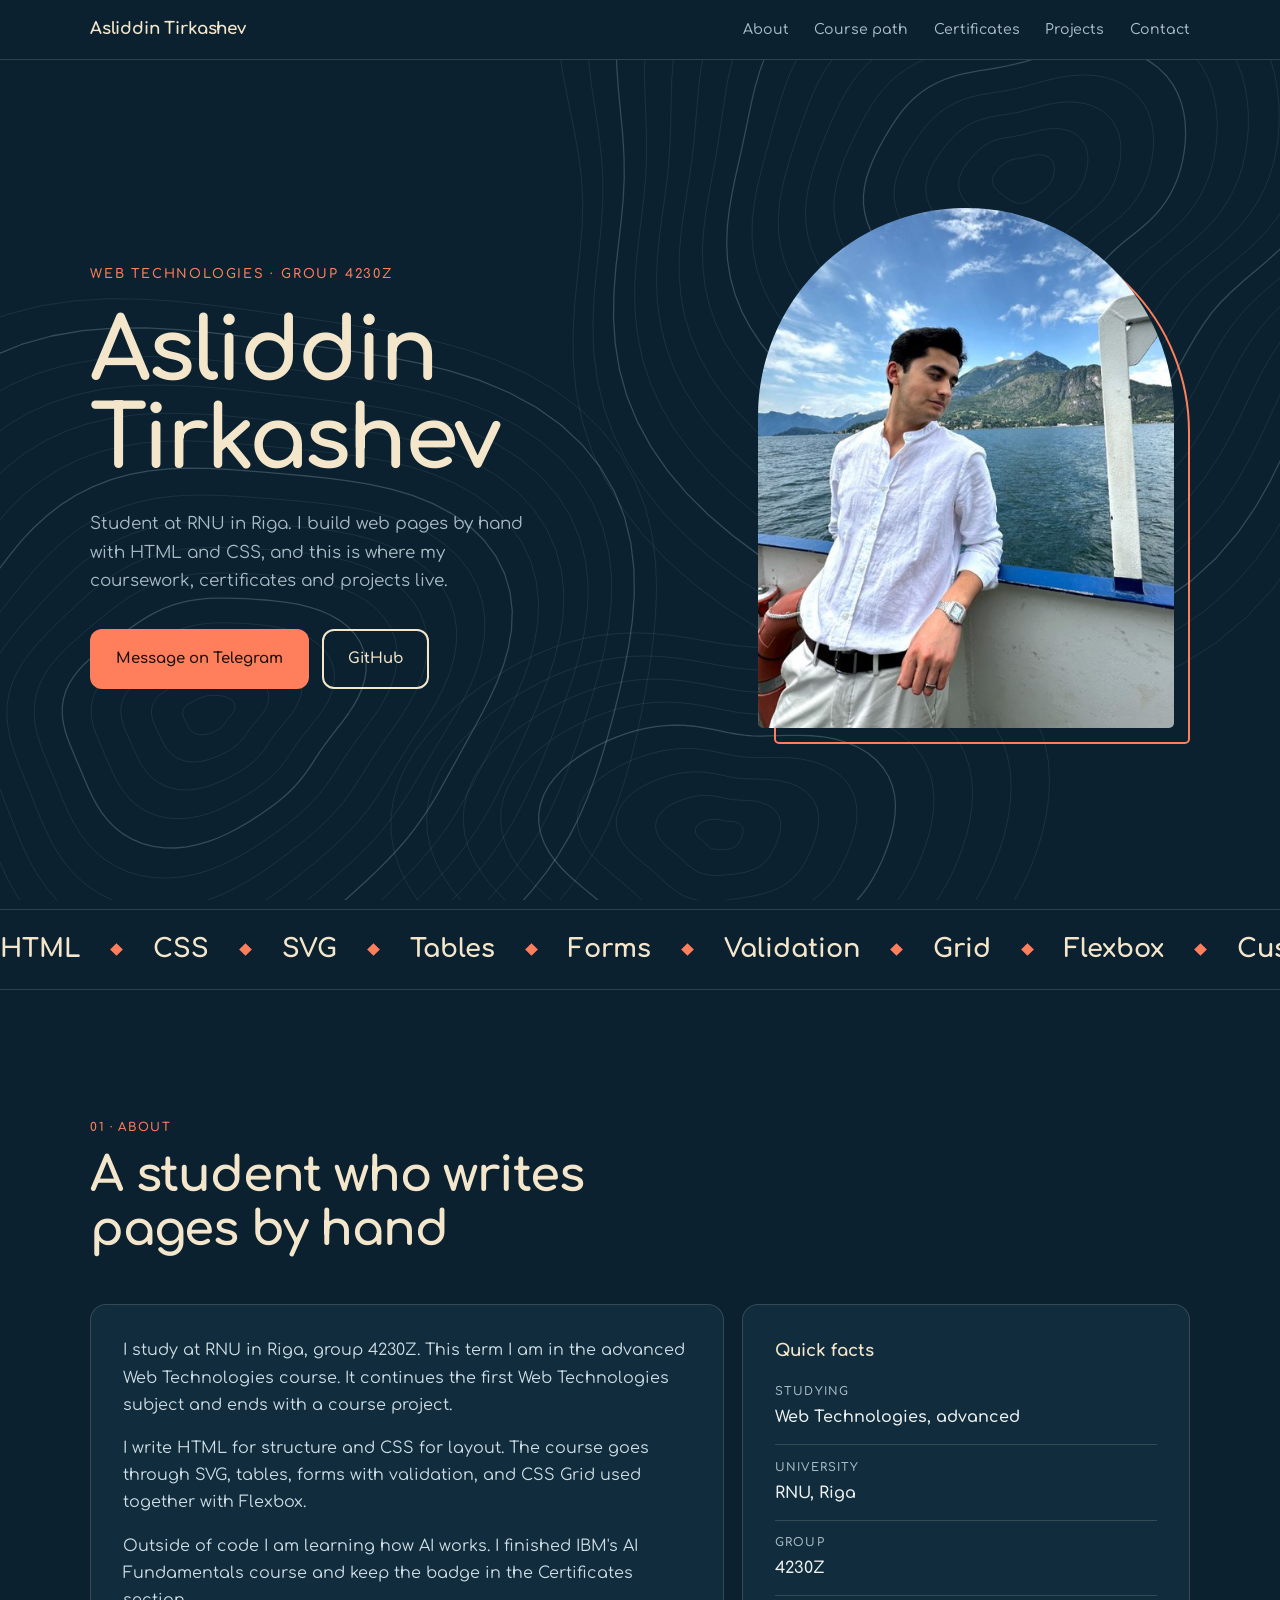
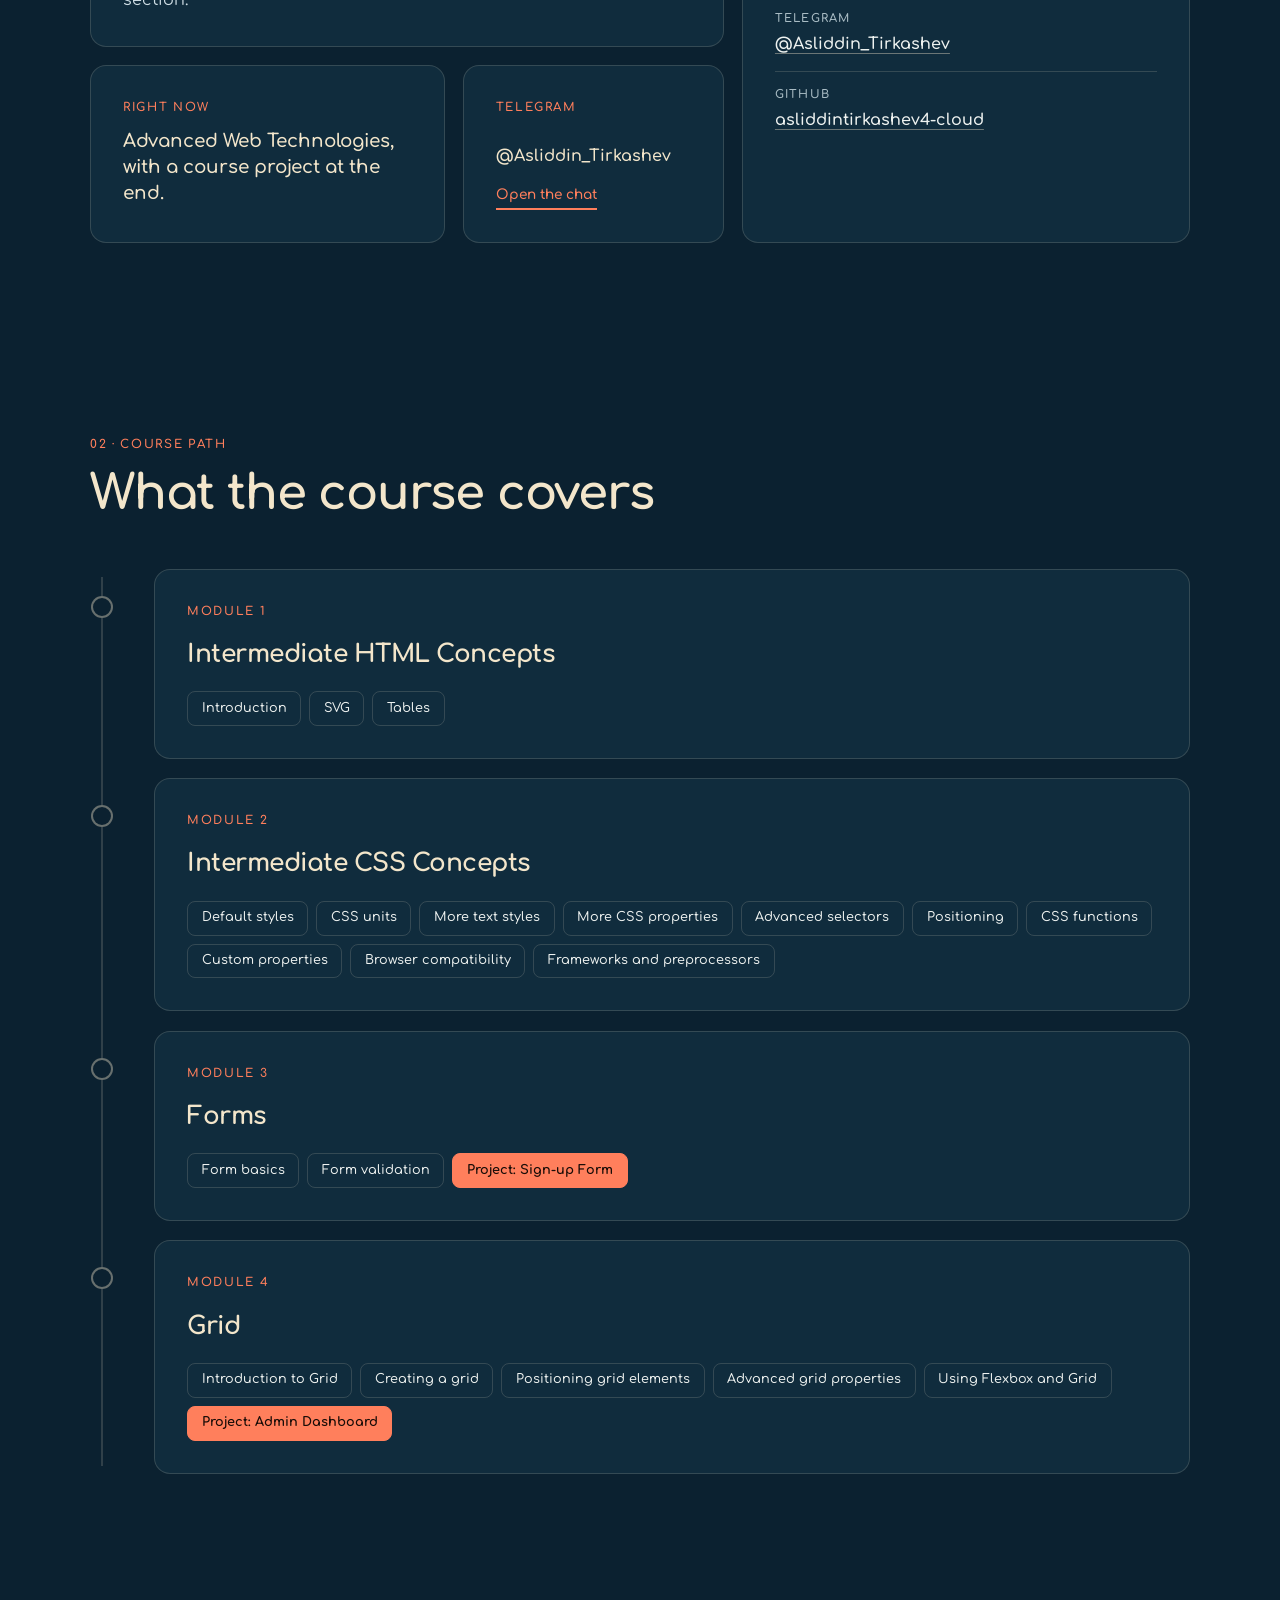
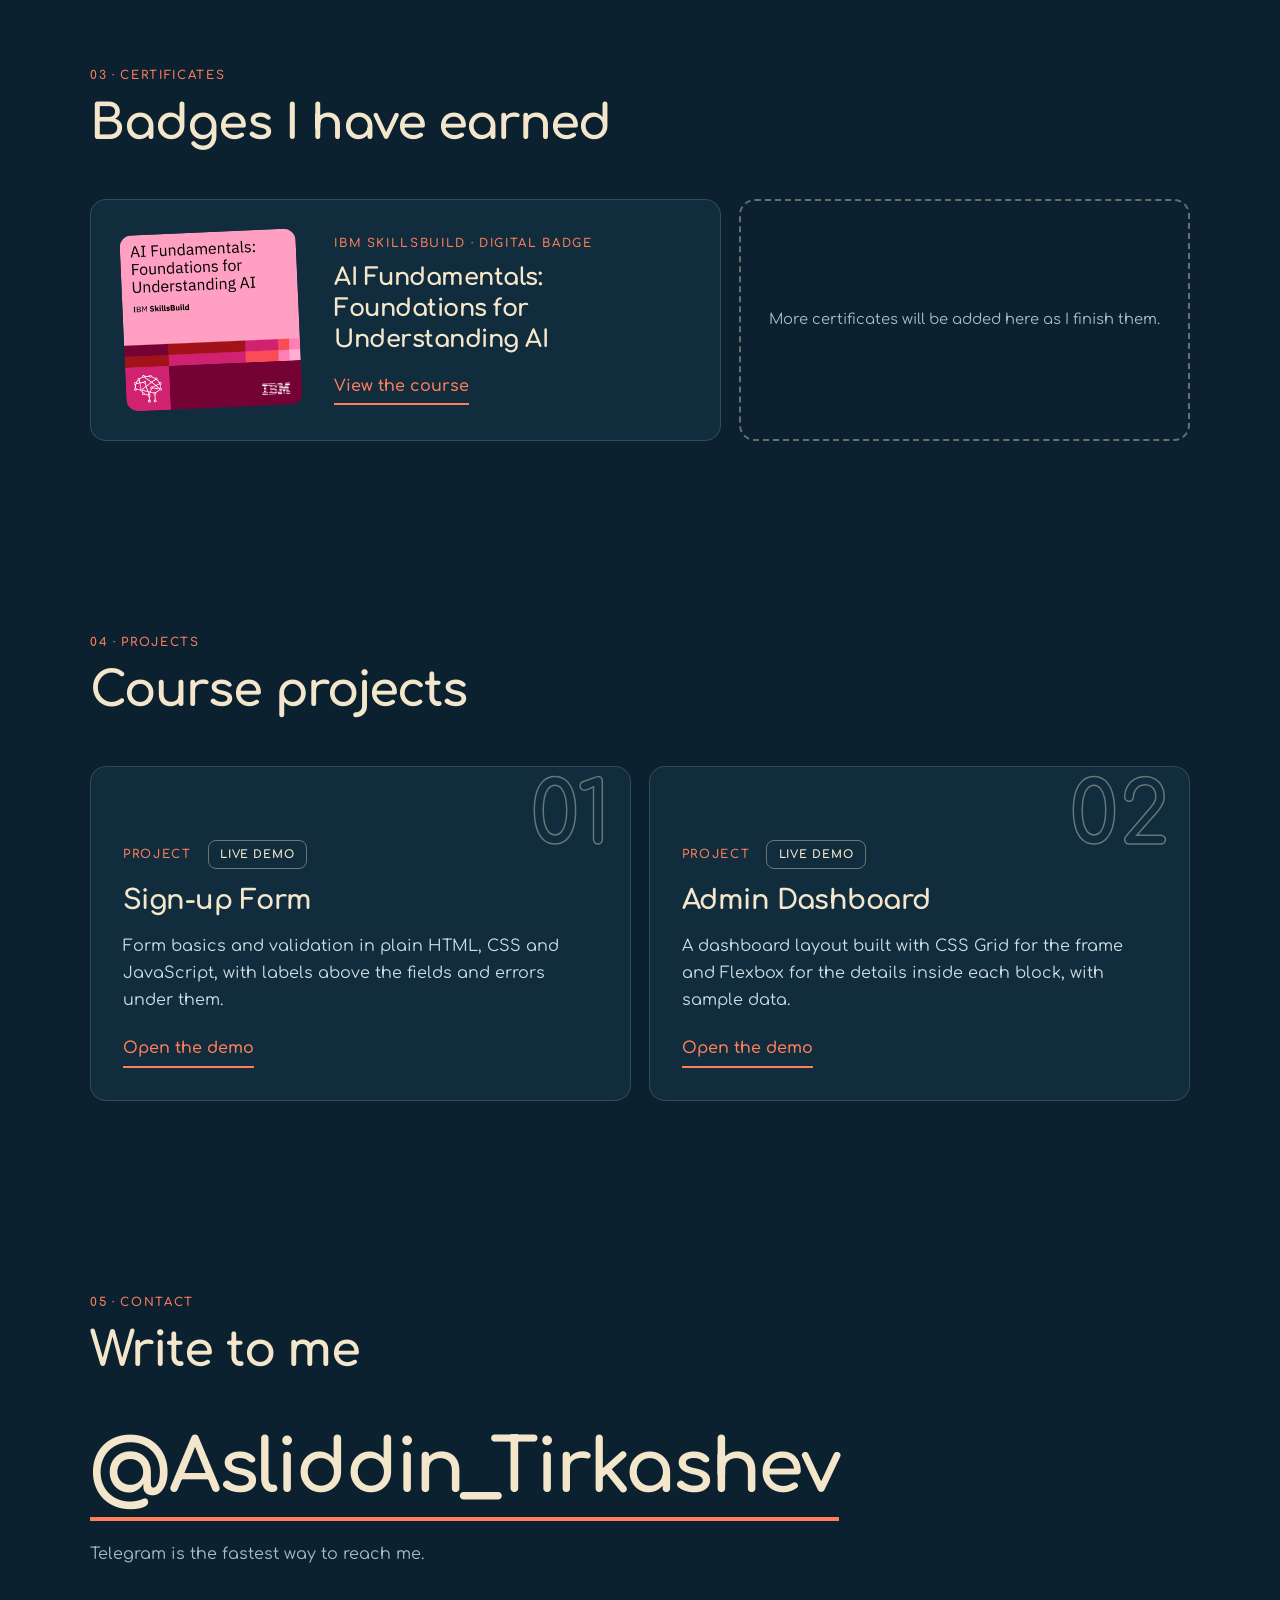
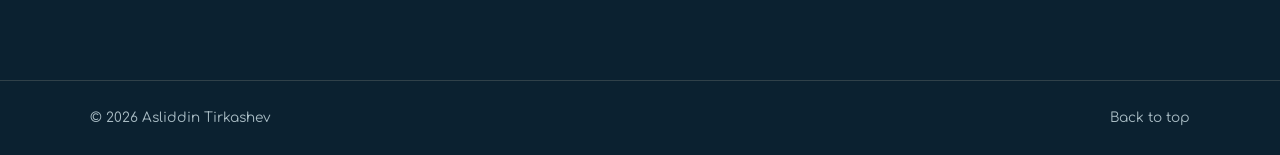
<file: index.html>
<!doctype html>
<html lang="en">
<head>
  <meta charset="utf-8">
  <meta name="viewport" content="width=device-width, initial-scale=1">
  <title>Asliddin Tirkashev — Web Technologies, RNU Riga</title>
  <meta name="description" content="Profile of Asliddin Tirkashev, student of the advanced Web Technologies course at RNU, Riga: course path, certificates and projects.">
  <meta name="theme-color" content="#0b2130">
  <meta property="og:title" content="Asliddin Tirkashev — Web Technologies, RNU Riga">
  <meta property="og:description" content="Student profile: HTML, CSS, Grid, Flexbox, forms. Course path, certificates and projects.">
  <meta property="og:type" content="website">
  <meta property="og:image" content="assets/photo.jpg">
  <link rel="icon" href="data:image/svg+xml,%3Csvg xmlns='http://www.w3.org/2000/svg' viewBox='0 0 64 64'%3E%3Crect width='64' height='64' rx='12' fill='%230b2130'/%3E%3Ctext x='32' y='42' font-family='Verdana,sans-serif' font-weight='700' font-size='26' text-anchor='middle' fill='%23f3e6cb'%3EAT%3C/text%3E%3C/svg%3E">
  <link rel="preconnect" href="https://fonts.googleapis.com">
  <link rel="preconnect" href="https://fonts.gstatic.com" crossorigin>
  <link rel="stylesheet" href="https://fonts.googleapis.com/css2?family=Comfortaa:wght@300;400;500;600;700&display=swap">
  <link rel="stylesheet" href="style.css">
</head>
<body>
  <a class="skip" href="#main">Skip to content</a>
  <div class="bg" aria-hidden="true"></div>

  <header class="top">
    <div class="wrap top__row">
      <a class="brand" href="#top">Asliddin Tirkashev</a>
      <nav class="nav" aria-label="Main">
        <a href="#about" data-nav="about">About</a>
        <a href="#path" data-nav="path">Course path</a>
        <a href="#certificates" data-nav="certificates">Certificates</a>
        <a href="#projects" data-nav="projects">Projects</a>
        <a href="#contact" data-nav="contact">Contact</a>
      </nav>
    </div>
  </header>

  <main id="main">

    <!-- HERO -->
    <section class="hero wrap" id="top" data-section="top">
      <div class="hero__text">
        <p class="eyebrow rise" style="--i:0">Web Technologies &middot; Group 4230Z</p>

        <h1 class="h1" aria-label="Asliddin Tirkashev">
          <span class="line"><span style="--i:1">Asliddin</span></span>
          <span class="line"><span style="--i:2">Tirkashev</span></span>
        </h1>

        <p class="lead rise" style="--i:3">Student at RNU in Riga. I build web pages by hand with HTML and CSS, and this is where my coursework, certificates and projects live.</p>

        <div class="actions rise" style="--i:4">
          <a class="btn btn--solid" href="https://t.me/Asliddin_Tirkashev" target="_blank" rel="noopener">Message on Telegram</a>
          <a class="btn btn--line" href="https://github.com/asliddintirkashev4-cloud" target="_blank" rel="noopener">GitHub</a>
        </div>
      </div>

      <figure class="portrait rise" style="--i:2">
        <img src="assets/photo.jpg" width="640" height="640" alt="Asliddin Tirkashev standing on a ferry deck in a white linen shirt, with mountains and a lake behind him">
      </figure>
    </section>

    <!-- TICKER -->
    <section class="ticker" aria-hidden="true">
      <div class="ticker__track">
        <span>HTML</span><i></i><span>CSS</span><i></i><span>SVG</span><i></i><span>Tables</span><i></i><span>Forms</span><i></i><span>Validation</span><i></i><span>Grid</span><i></i><span>Flexbox</span><i></i><span>Custom properties</span><i></i><span>Git</span><i></i><span>GitHub Pages</span><i></i>
        <span>HTML</span><i></i><span>CSS</span><i></i><span>SVG</span><i></i><span>Tables</span><i></i><span>Forms</span><i></i><span>Validation</span><i></i><span>Grid</span><i></i><span>Flexbox</span><i></i><span>Custom properties</span><i></i><span>Git</span><i></i><span>GitHub Pages</span><i></i>
      </div>
    </section>

    <!-- ABOUT -->
    <section class="sec wrap" id="about" data-section="about">
      <header class="sec__head reveal">
        <p class="kicker">01 &middot; About</p>
        <h2>A student who writes pages by hand</h2>
      </header>

      <div class="bento">
        <article class="card reveal bento__text">
          <p>I study at RNU in Riga, group 4230Z. This term I am in the advanced Web Technologies course. It continues the first Web Technologies subject and ends with a course project.</p>
          <p>I write HTML for structure and CSS for layout. The course goes through SVG, tables, forms with validation, and CSS Grid used together with Flexbox.</p>
          <p>Outside of code I am learning how AI works. I finished IBM's AI Fundamentals course and keep the badge in the Certificates section.</p>
        </article>

        <article class="card reveal bento__facts" style="--d:1">
          <h3 class="card__title">Quick facts</h3>
          <dl class="facts">
            <div><dt>Studying</dt><dd>Web Technologies, advanced</dd></div>
            <div><dt>University</dt><dd>RNU, Riga</dd></div>
            <div><dt>Group</dt><dd>4230Z</dd></div>
            <div><dt>Telegram</dt><dd><a href="https://t.me/Asliddin_Tirkashev" target="_blank" rel="noopener">@Asliddin_Tirkashev</a></dd></div>
            <div><dt>GitHub</dt><dd><a href="https://github.com/asliddintirkashev4-cloud" target="_blank" rel="noopener">asliddintirkashev4-cloud</a></dd></div>
          </dl>
        </article>

        <article class="card reveal bento__now" style="--d:2">
          <p class="kicker">Right now</p>
          <p class="big">Advanced Web Technologies, with a course project at the end.</p>
        </article>

        <a class="card card--link reveal bento__tg" style="--d:3" href="https://t.me/Asliddin_Tirkashev" target="_blank" rel="noopener">
          <p class="kicker">Telegram</p>
          <p class="big big--handle">@Asliddin_Tirkashev</p>
          <span class="more">Open the chat</span>
        </a>
      </div>
    </section>

    <!-- COURSE PATH -->
    <section class="sec wrap" id="path" data-section="path">
      <header class="sec__head reveal">
        <p class="kicker">02 &middot; Course path</p>
        <h2>What the course covers</h2>
      </header>

      <ol class="path" id="path-list">
        <li class="path__fill" aria-hidden="true"></li>

        <li class="stop reveal">
          <span class="stop__node" aria-hidden="true"></span>
          <div class="card">
            <p class="kicker">Module 1</p>
            <h3>Intermediate HTML Concepts</h3>
            <ul class="tags"><li>Introduction</li><li>SVG</li><li>Tables</li></ul>
          </div>
        </li>

        <li class="stop reveal">
          <span class="stop__node" aria-hidden="true"></span>
          <div class="card">
            <p class="kicker">Module 2</p>
            <h3>Intermediate CSS Concepts</h3>
            <ul class="tags">
              <li>Default styles</li><li>CSS units</li><li>More text styles</li><li>More CSS properties</li><li>Advanced selectors</li><li>Positioning</li><li>CSS functions</li><li>Custom properties</li><li>Browser compatibility</li><li>Frameworks and preprocessors</li>
            </ul>
          </div>
        </li>

        <li class="stop reveal">
          <span class="stop__node" aria-hidden="true"></span>
          <div class="card">
            <p class="kicker">Module 3</p>
            <h3>Forms</h3>
            <ul class="tags"><li>Form basics</li><li>Form validation</li><li class="tags__project">Project: Sign-up Form</li></ul>
          </div>
        </li>

        <li class="stop reveal">
          <span class="stop__node" aria-hidden="true"></span>
          <div class="card">
            <p class="kicker">Module 4</p>
            <h3>Grid</h3>
            <ul class="tags"><li>Introduction to Grid</li><li>Creating a grid</li><li>Positioning grid elements</li><li>Advanced grid properties</li><li>Using Flexbox and Grid</li><li class="tags__project">Project: Admin Dashboard</li></ul>
          </div>
        </li>
      </ol>
    </section>

    <!-- CERTIFICATES -->
    <section class="sec wrap" id="certificates" data-section="certificates">
      <header class="sec__head reveal">
        <p class="kicker">03 &middot; Certificates</p>
        <h2>Badges I have earned</h2>
      </header>

      <div class="certs">
        <article class="cert reveal">
          <img class="cert__badge" src="assets/ibm-ai-fundamentals.png" width="600" height="600" loading="lazy" alt="IBM SkillsBuild badge: AI Fundamentals, Foundations for Understanding AI">
          <div class="cert__text">
            <p class="kicker">IBM SkillsBuild &middot; digital badge</p>
            <h3>AI Fundamentals: Foundations for Understanding AI</h3>
            <a class="link" href="https://ibm.biz/BdbBS4" target="_blank" rel="noopener">View the course</a>
          </div>
        </article>

        <div class="slot reveal" style="--d:1">
          <p>More certificates will be added here as I finish them.</p>
        </div>
      </div>
    </section>

    <!-- PROJECTS -->
    <section class="sec wrap" id="projects" data-section="projects">
      <header class="sec__head reveal">
        <p class="kicker">04 &middot; Projects</p>
        <h2>Course projects</h2>
      </header>

      <div class="projects">
        <article class="project card reveal">
          <span class="project__n" aria-hidden="true">01</span>
          <div class="project__top"><p class="kicker">Project</p><span class="status">Live demo</span></div>
          <h3>Sign-up Form</h3>
          <p>Form basics and validation in plain HTML, CSS and JavaScript, with labels above the fields and errors under them.</p>
          <a class="link" href="projects/sign-up-form/">Open the demo</a>
        </article>

        <article class="project card reveal" style="--d:1">
          <span class="project__n" aria-hidden="true">02</span>
          <div class="project__top"><p class="kicker">Project</p><span class="status">Live demo</span></div>
          <h3>Admin Dashboard</h3>
          <p>A dashboard layout built with CSS Grid for the frame and Flexbox for the details inside each block, with sample data.</p>
          <a class="link" href="projects/admin-dashboard/">Open the demo</a>
        </article>
      </div>
    </section>

    <!-- CONTACT -->
    <section class="sec wrap contact" id="contact" data-section="contact">
      <header class="sec__head reveal">
        <p class="kicker">05 &middot; Contact</p>
        <h2>Write to me</h2>
      </header>
      <a class="contact__big reveal" href="https://t.me/Asliddin_Tirkashev" target="_blank" rel="noopener">@Asliddin_Tirkashev</a>
      <p class="contact__meta reveal">Telegram is the fastest way to reach me.</p>
    </section>
  </main>

  <footer class="foot">
    <div class="wrap foot__row">
      <span>&copy; 2026 Asliddin Tirkashev</span>
      <a href="#top">Back to top</a>
    </div>
  </footer>

  <script src="main.js" defer></script>
</body>
</html>
</file>
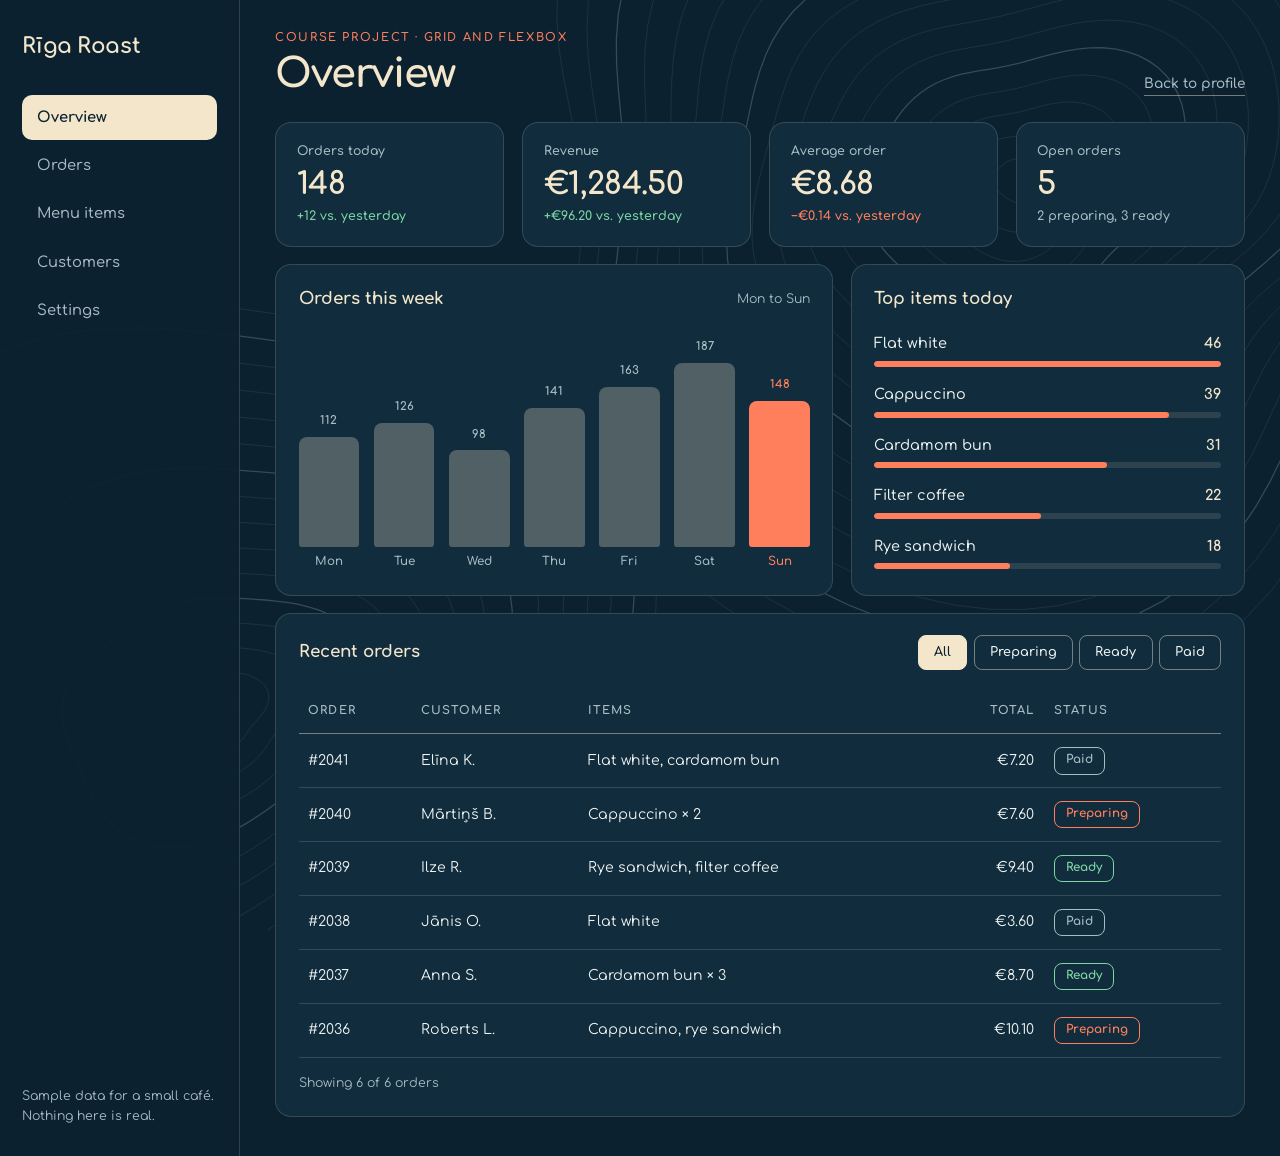
<file: projects/admin-dashboard/index.html>
<!doctype html>
<html lang="en">
<head>
  <meta charset="utf-8">
  <meta name="viewport" content="width=device-width, initial-scale=1">
  <title>Admin Dashboard — Asliddin Tirkashev</title>
  <meta name="description" content="Course project: an admin dashboard built with CSS Grid for the frame and Flexbox inside the blocks. Sample data.">
  <meta name="theme-color" content="#0b2130">
  <link rel="icon" href="data:image/svg+xml,%3Csvg xmlns='http://www.w3.org/2000/svg' viewBox='0 0 64 64'%3E%3Crect width='64' height='64' rx='12' fill='%230b2130'/%3E%3Ctext x='32' y='42' font-family='Verdana,sans-serif' font-weight='700' font-size='26' text-anchor='middle' fill='%23f3e6cb'%3EAT%3C/text%3E%3C/svg%3E">
  <link rel="preconnect" href="https://fonts.googleapis.com">
  <link rel="preconnect" href="https://fonts.gstatic.com" crossorigin>
  <link rel="stylesheet" href="https://fonts.googleapis.com/css2?family=Comfortaa:wght@300;400;500;600;700&display=swap">
  <link rel="stylesheet" href="style.css">
</head>
<body>
  <div class="app">

    <aside class="side">
      <p class="brand">Rīga Roast</p>
      <nav class="menu" aria-label="Dashboard">
        <a href="#overview" aria-current="page">Overview</a>
        <a href="#orders">Orders</a>
        <a href="#items">Menu items</a>
        <a href="#overview">Customers</a>
        <a href="#overview">Settings</a>
      </nav>
      <p class="side__note">Sample data for a small café. Nothing here is real.</p>
    </aside>

    <header class="bar">
      <div>
        <p class="kicker">Course project &middot; Grid and Flexbox</p>
        <h1 id="overview">Overview</h1>
      </div>
      <a class="back" href="../../#projects">Back to profile</a>
    </header>

    <main class="main">

      <section class="stats" aria-label="Today in numbers">
        <article class="stat">
          <p class="stat__label">Orders today</p>
          <p class="stat__value">148</p>
          <p class="stat__delta up">+12 vs. yesterday</p>
        </article>
        <article class="stat">
          <p class="stat__label">Revenue</p>
          <p class="stat__value">€1,284.50</p>
          <p class="stat__delta up">+€96.20 vs. yesterday</p>
        </article>
        <article class="stat">
          <p class="stat__label">Average order</p>
          <p class="stat__value">€8.68</p>
          <p class="stat__delta down">−€0.14 vs. yesterday</p>
        </article>
        <article class="stat">
          <p class="stat__label">Open orders</p>
          <p class="stat__value">5</p>
          <p class="stat__delta">2 preparing, 3 ready</p>
        </article>
      </section>

      <section class="panel chart" aria-labelledby="chart-title">
        <div class="panel__head">
          <h2 id="chart-title">Orders this week</h2>
          <p class="panel__meta">Mon to Sun</p>
        </div>
        <ul class="bars" id="bars">
          <li style="--v:112"><span class="bars__value">112</span><span class="bars__bar" tabindex="0" aria-label="Monday, 112 orders"></span><span class="bars__day">Mon</span></li>
          <li style="--v:126"><span class="bars__value">126</span><span class="bars__bar" tabindex="0" aria-label="Tuesday, 126 orders"></span><span class="bars__day">Tue</span></li>
          <li style="--v:98"><span class="bars__value">98</span><span class="bars__bar" tabindex="0" aria-label="Wednesday, 98 orders"></span><span class="bars__day">Wed</span></li>
          <li style="--v:141"><span class="bars__value">141</span><span class="bars__bar" tabindex="0" aria-label="Thursday, 141 orders"></span><span class="bars__day">Thu</span></li>
          <li style="--v:163"><span class="bars__value">163</span><span class="bars__bar" tabindex="0" aria-label="Friday, 163 orders"></span><span class="bars__day">Fri</span></li>
          <li style="--v:187"><span class="bars__value">187</span><span class="bars__bar" tabindex="0" aria-label="Saturday, 187 orders"></span><span class="bars__day">Sat</span></li>
          <li style="--v:148" class="is-today"><span class="bars__value">148</span><span class="bars__bar" tabindex="0" aria-label="Sunday, 148 orders, today"></span><span class="bars__day">Sun</span></li>
        </ul>
      </section>

      <section class="panel items" id="items" aria-labelledby="items-title">
        <div class="panel__head">
          <h2 id="items-title">Top items today</h2>
        </div>
        <ul class="top">
          <li><span class="top__name">Flat white</span><span class="top__count">46</span><span class="top__bar" style="--w:100%"></span></li>
          <li><span class="top__name">Cappuccino</span><span class="top__count">39</span><span class="top__bar" style="--w:85%"></span></li>
          <li><span class="top__name">Cardamom bun</span><span class="top__count">31</span><span class="top__bar" style="--w:67%"></span></li>
          <li><span class="top__name">Filter coffee</span><span class="top__count">22</span><span class="top__bar" style="--w:48%"></span></li>
          <li><span class="top__name">Rye sandwich</span><span class="top__count">18</span><span class="top__bar" style="--w:39%"></span></li>
        </ul>
      </section>

      <section class="panel orders" id="orders" aria-labelledby="orders-title">
        <div class="panel__head">
          <h2 id="orders-title">Recent orders</h2>
          <div class="filters" role="group" aria-label="Filter orders by status">
            <button type="button" class="filters__btn is-on" data-filter="all" aria-pressed="true">All</button>
            <button type="button" class="filters__btn" data-filter="preparing" aria-pressed="false">Preparing</button>
            <button type="button" class="filters__btn" data-filter="ready" aria-pressed="false">Ready</button>
            <button type="button" class="filters__btn" data-filter="paid" aria-pressed="false">Paid</button>
          </div>
        </div>

        <div class="table-wrap">
          <table>
            <thead>
              <tr><th scope="col">Order</th><th scope="col">Customer</th><th scope="col">Items</th><th scope="col" class="num">Total</th><th scope="col">Status</th></tr>
            </thead>
            <tbody id="rows">
              <tr data-status="paid"><td>#2041</td><td>Elīna K.</td><td>Flat white, cardamom bun</td><td class="num">€7.20</td><td><span class="chip chip--paid">Paid</span></td></tr>
              <tr data-status="preparing"><td>#2040</td><td>Mārtiņš B.</td><td>Cappuccino × 2</td><td class="num">€7.60</td><td><span class="chip chip--preparing">Preparing</span></td></tr>
              <tr data-status="ready"><td>#2039</td><td>Ilze R.</td><td>Rye sandwich, filter coffee</td><td class="num">€9.40</td><td><span class="chip chip--ready">Ready</span></td></tr>
              <tr data-status="paid"><td>#2038</td><td>Jānis O.</td><td>Flat white</td><td class="num">€3.60</td><td><span class="chip chip--paid">Paid</span></td></tr>
              <tr data-status="ready"><td>#2037</td><td>Anna S.</td><td>Cardamom bun × 3</td><td class="num">€8.70</td><td><span class="chip chip--ready">Ready</span></td></tr>
              <tr data-status="preparing"><td>#2036</td><td>Roberts L.</td><td>Cappuccino, rye sandwich</td><td class="num">€10.10</td><td><span class="chip chip--preparing">Preparing</span></td></tr>
            </tbody>
          </table>
        </div>
        <p class="count" id="count" aria-live="polite">Showing 6 of 6 orders</p>
      </section>

    </main>
  </div>

  <script src="script.js" defer></script>
</body>
</html>
</file>
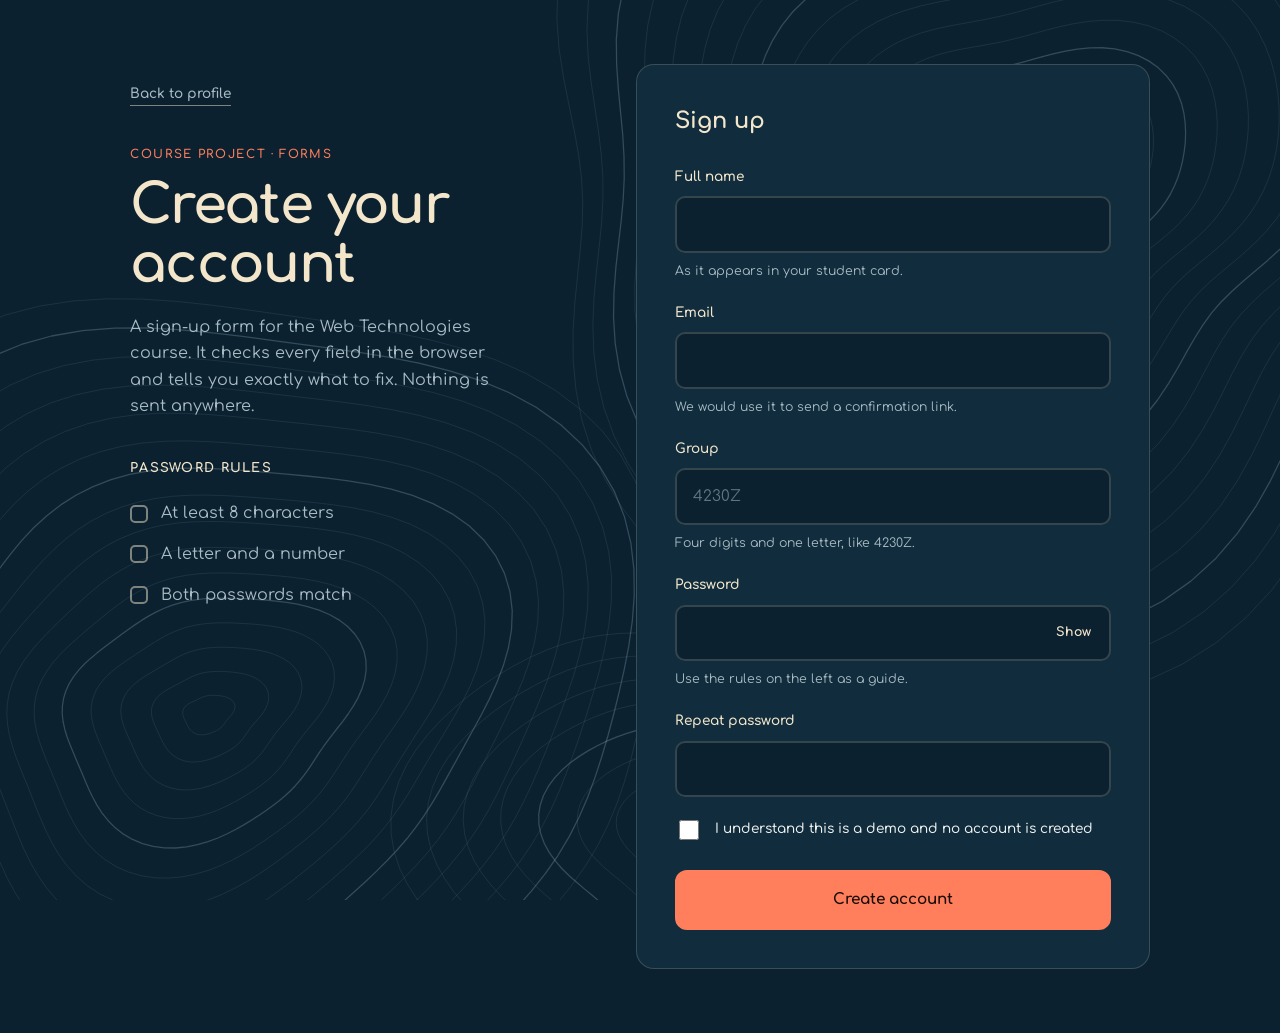
<file: projects/sign-up-form/index.html>
<!doctype html>
<html lang="en">
<head>
  <meta charset="utf-8">
  <meta name="viewport" content="width=device-width, initial-scale=1">
  <title>Sign-up Form — Asliddin Tirkashev</title>
  <meta name="description" content="Course project: a sign-up form with HTML validation and clear error messages. Nothing is sent anywhere.">
  <meta name="theme-color" content="#0b2130">
  <link rel="icon" href="data:image/svg+xml,%3Csvg xmlns='http://www.w3.org/2000/svg' viewBox='0 0 64 64'%3E%3Crect width='64' height='64' rx='12' fill='%230b2130'/%3E%3Ctext x='32' y='42' font-family='Verdana,sans-serif' font-weight='700' font-size='26' text-anchor='middle' fill='%23f3e6cb'%3EAT%3C/text%3E%3C/svg%3E">
  <link rel="preconnect" href="https://fonts.googleapis.com">
  <link rel="preconnect" href="https://fonts.gstatic.com" crossorigin>
  <link rel="stylesheet" href="https://fonts.googleapis.com/css2?family=Comfortaa:wght@300;400;500;600;700&display=swap">
  <link rel="stylesheet" href="style.css">
</head>
<body>
  <div class="bg" aria-hidden="true"></div>

  <main class="shell">
    <section class="intro">
      <a class="back" href="../../#projects">Back to profile</a>
      <p class="kicker">Course project &middot; Forms</p>
      <h1>Create your account</h1>
      <p class="lead">A sign-up form for the Web Technologies course. It checks every field in the browser and tells you exactly what to fix. Nothing is sent anywhere.</p>

      <h2 class="rules__title">Password rules</h2>
      <ul class="rules" id="rules" aria-live="polite">
        <li data-rule="length"><span class="rules__mark" aria-hidden="true"></span>At least 8 characters</li>
        <li data-rule="mix"><span class="rules__mark" aria-hidden="true"></span>A letter and a number</li>
        <li data-rule="match"><span class="rules__mark" aria-hidden="true"></span>Both passwords match</li>
      </ul>
    </section>

    <section class="panel" aria-labelledby="form-title">
      <h2 id="form-title" class="panel__title">Sign up</h2>

      <form id="signup" novalidate>
        <div class="field">
          <label for="name">Full name</label>
          <input id="name" name="name" type="text" autocomplete="name" required minlength="2" aria-describedby="name-help name-error">
          <p class="help" id="name-help">As it appears in your student card.</p>
          <p class="error" id="name-error" role="alert"></p>
        </div>

        <div class="field">
          <label for="email">Email</label>
          <input id="email" name="email" type="email" autocomplete="email" required aria-describedby="email-help email-error">
          <p class="help" id="email-help">We would use it to send a confirmation link.</p>
          <p class="error" id="email-error" role="alert"></p>
        </div>

        <div class="field">
          <label for="group">Group</label>
          <input id="group" name="group" type="text" required maxlength="5" pattern="[0-9]{4}[A-Za-z]" placeholder="4230Z" aria-describedby="group-help group-error">
          <p class="help" id="group-help">Four digits and one letter, like 4230Z.</p>
          <p class="error" id="group-error" role="alert"></p>
        </div>

        <div class="field">
          <label for="password">Password</label>
          <div class="pw">
            <input id="password" name="password" type="password" autocomplete="new-password" required minlength="8" aria-describedby="password-help password-error">
            <button class="pw__toggle" type="button" aria-controls="password" aria-pressed="false">Show</button>
          </div>
          <p class="help" id="password-help">Use the rules on the left as a guide.</p>
          <p class="error" id="password-error" role="alert"></p>
        </div>

        <div class="field">
          <label for="confirm">Repeat password</label>
          <input id="confirm" name="confirm" type="password" autocomplete="new-password" required aria-describedby="confirm-error">
          <p class="error" id="confirm-error" role="alert"></p>
        </div>

        <div class="field field--check">
          <input id="terms" name="terms" type="checkbox" required aria-describedby="terms-error">
          <label for="terms">I understand this is a demo and no account is created</label>
          <p class="error" id="terms-error" role="alert"></p>
        </div>

        <button class="submit" type="submit">Create account</button>
      </form>

      <div class="done" id="done" hidden tabindex="-1">
        <p class="kicker">Form is valid</p>
        <h2>Welcome, <span id="done-name"></span></h2>
        <p>All fields passed the checks. In a real project this is where the data would be sent to a server. Here nothing leaves your browser.</p>
        <dl class="done__list">
          <div><dt>Email</dt><dd id="done-email"></dd></div>
          <div><dt>Group</dt><dd id="done-group"></dd></div>
        </dl>
        <button class="again" id="again" type="button">Start over</button>
      </div>
    </section>
  </main>

  <script src="script.js" defer></script>
</body>
</html>
</file>
<file: style.css>
/* ===== tokens: flat deep blue from the lake, sand from the shirt, coral from the lifebuoy ===== */
:root {
  --bg: #0b2130;
  --card: #102c3d;
  --line: rgba(243, 230, 203, 0.16);
  --line-hi: rgba(243, 230, 203, 0.4);
  --text: #eef2f0;
  --muted: #a9bcc4;
  --sand: #f3e6cb;
  --coral: #ff7f5c;
  --radius: 16px;
  --ease: cubic-bezier(0.16, 1, 0.3, 1);
  --font: "Comfortaa", "Nunito", system-ui, sans-serif;
}

*, *::before, *::after { box-sizing: border-box; }
html { scroll-behavior: smooth; scroll-padding-top: 5rem; }

body {
  margin: 0; background: var(--bg); color: var(--text);
  font-family: var(--font); font-size: 1rem; line-height: 1.7; font-weight: 400;
  -webkit-font-smoothing: antialiased; overflow-x: hidden;
}

img { display: block; max-width: 100%; height: auto; }
a { color: inherit; }
ul, ol, dl, dd, p, h1, h2, h3, figure { margin: 0; padding: 0; }
ul, ol { list-style: none; }

:focus-visible { outline: 2px solid var(--coral); outline-offset: 4px; border-radius: 6px; }
::selection { background: var(--coral); color: #1a0d08; }

.wrap { width: 100%; max-width: 1180px; margin-inline: auto; padding-inline: clamp(1rem, 4vw, 2.5rem); }

.skip { position: absolute; left: 1rem; top: -4rem; background: var(--coral); color: #1a0d08; padding: 0.55rem 1rem; border-radius: 8px; text-decoration: none; font-weight: 600; z-index: 20; }
.skip:focus { top: 1rem; }

/* topographic background: contour lines, like the hills and the lake in the photo */
.bg { position: fixed; inset: 0; z-index: -1; background: var(--bg) url("assets/contours.svg") center / cover no-repeat; }

/* ===== header ===== */
.top { position: sticky; top: 0; z-index: 10; background: var(--bg); border-bottom: 1px solid var(--line); }
.top__row { display: flex; align-items: center; justify-content: space-between; gap: 1rem; padding-block: 0.9rem; }
.brand { font-weight: 700; font-size: 1.05rem; letter-spacing: -0.01em; text-decoration: none; color: var(--sand); }
.nav { display: flex; flex-wrap: wrap; gap: 0.3rem 1.6rem; }
.nav a { position: relative; padding-block: 0.2rem; text-decoration: none; font-size: 0.88rem; font-weight: 500; color: var(--muted); transition: color 0.3s var(--ease); }
.nav a::after { content: ""; position: absolute; left: 0; right: 0; bottom: -2px; height: 2px; background: var(--coral); transform: scaleX(0); transform-origin: left; transition: transform 0.4s var(--ease); }
.nav a:hover { color: var(--text); }
.nav a.is-active { color: var(--sand); }
.nav a.is-active::after, .nav a:hover::after { transform: scaleX(1); }

/* ===== hero ===== */
.hero { display: grid; grid-template-columns: 7fr 5fr; gap: clamp(2rem, 6vw, 5rem); align-items: center; min-height: calc(100dvh - 4.2rem); padding-block: clamp(2rem, 6vh, 4rem); }
.eyebrow { margin-bottom: 1.4rem; font-size: 0.8rem; font-weight: 600; letter-spacing: 0.14em; text-transform: uppercase; color: var(--coral); }
.h1 { font-weight: 700; font-size: clamp(2.7rem, 7vw, 5.4rem); line-height: 1.02; letter-spacing: -0.03em; margin-bottom: 1.6rem; color: var(--sand); }
.line { display: block; overflow: hidden; padding-bottom: 0.12em; margin-bottom: -0.12em; }
.line > span { display: inline-block; transform: translateY(110%); animation: lift 1.1s var(--ease) forwards; animation-delay: calc(var(--i) * 140ms + 100ms); }
@keyframes lift { to { transform: none; } }
.lead { max-width: 46ch; color: var(--muted); font-size: 1.05rem; margin-bottom: 2.1rem; }

.actions { display: flex; flex-wrap: wrap; gap: 0.8rem; }
.btn { display: inline-block; padding: 0.95rem 1.5rem; border-radius: 12px; font-weight: 600; font-size: 0.93rem; text-decoration: none; border: 2px solid transparent; transition: transform 0.3s var(--ease), background 0.3s var(--ease), color 0.3s var(--ease), border-color 0.3s var(--ease); }
.btn:active { transform: scale(0.97); }
.btn--solid { background: var(--coral); color: #1a0d08; }
.btn--solid:hover { background: var(--sand); }
.btn--line { border-color: var(--sand); color: var(--sand); }
.btn--line:hover { background: var(--sand); color: var(--bg); }

/* portrait: arch with a flat coral outline offset behind it, like a printed sticker */
.portrait { position: relative; justify-self: end; width: min(100%, 26rem); margin-right: 16px; margin-bottom: 16px; }
.portrait::before { content: ""; position: absolute; inset: 0; transform: translate(16px, 16px); border: 2px solid var(--coral); border-radius: 999px 999px 24px 24px; }
.portrait img { position: relative; width: 100%; aspect-ratio: 4 / 5; object-fit: cover; object-position: 25% 50%; border-radius: 999px 999px 24px 24px; background: var(--card); }

/* ===== ticker ===== */
.ticker { overflow: hidden; border-block: 1px solid var(--line); background: var(--bg); margin-block: 1rem 2rem; }
.ticker__track { display: flex; align-items: center; gap: 2rem; width: max-content; padding-block: 1.1rem; white-space: nowrap; font-size: clamp(1.1rem, 2.4vw, 1.6rem); font-weight: 700; color: var(--sand); animation: run 44s linear infinite; }
.ticker__track i { width: 9px; height: 9px; background: var(--coral); transform: rotate(45deg); flex: none; }
@keyframes run { to { transform: translateX(-50%); } }

/* ===== sections ===== */
.sec { padding-block: clamp(3rem, 8vw, 6rem); }
.sec__head { margin-bottom: clamp(1.8rem, 4vw, 3rem); max-width: 40rem; }
.kicker { margin-bottom: 0.7rem; font-size: 0.74rem; font-weight: 600; letter-spacing: 0.14em; text-transform: uppercase; color: var(--coral); }
.sec__head h2 { font-size: clamp(1.8rem, 4.2vw, 3rem); line-height: 1.12; letter-spacing: -0.025em; font-weight: 700; color: var(--sand); }

.card { position: relative; display: block; padding: clamp(1.4rem, 3vw, 2rem); border-radius: var(--radius); background: var(--card); border: 1px solid var(--line); color: inherit; text-decoration: none; transition: border-color 0.35s var(--ease), transform 0.45s var(--ease); }
.card:hover { border-color: var(--line-hi); }
.card__title { margin-bottom: 1rem; font-size: 1.05rem; font-weight: 700; color: var(--sand); }

/* about layout */
.bento { display: grid; grid-template-columns: repeat(12, 1fr); gap: 1.1rem; }
.bento__text  { grid-column: 1 / 8; grid-row: 1; }
.bento__facts { grid-column: 8 / 13; grid-row: 1 / 3; }
.bento__now   { grid-column: 1 / 5; grid-row: 2; }
.bento__tg    { grid-column: 5 / 8; grid-row: 2; display: flex; flex-direction: column; justify-content: space-between; gap: 1rem; }
.bento__tg:hover { transform: translateY(-4px); }
.bento__text p { color: #cfdee5; }
.bento__text p + p { margin-top: 1rem; }

.facts div { padding-block: 0.8rem; border-top: 1px solid var(--line); }
.facts div:first-child { border-top: 0; padding-top: 0; }
.facts dt { font-size: 0.72rem; font-weight: 600; letter-spacing: 0.1em; text-transform: uppercase; color: var(--muted); }
.facts dd { margin-top: 0.15rem; font-weight: 600; overflow-wrap: anywhere; }
.facts a { text-decoration: underline; text-decoration-color: var(--line-hi); text-underline-offset: 4px; transition: text-decoration-color 0.3s var(--ease), color 0.3s var(--ease); }
.facts a:hover { color: var(--coral); text-decoration-color: var(--coral); }

.big { font-size: 1.15rem; font-weight: 600; line-height: 1.4; color: var(--sand); }
.big--handle { font-size: clamp(0.78rem, 1.25vw, 1rem); white-space: nowrap; }
.more { align-self: flex-start; font-size: 0.85rem; font-weight: 600; color: var(--coral); border-bottom: 2px solid var(--coral); padding-bottom: 2px; }

/* ===== course path ===== */
.path { position: relative; display: grid; gap: 1.2rem; padding-left: clamp(2.2rem, 6vw, 4rem); }
.path::before { content: ""; position: absolute; left: 11px; top: 8px; bottom: 8px; width: 2px; background: var(--line); }
.path__fill { position: absolute; left: 11px; top: 8px; bottom: 8px; width: 2px; background: var(--coral); transform-origin: top; transform: scaleY(var(--p, 0)); }
.stop { position: relative; }
.stop__node { position: absolute; left: calc(-1 * clamp(2.2rem, 6vw, 4rem) + 1px); top: 1.7rem; width: 22px; height: 22px; border-radius: 50%; background: var(--bg); border: 2px solid var(--line-hi); transition: background 0.5s var(--ease), border-color 0.5s var(--ease); }
.stop.on .stop__node { background: var(--coral); border-color: var(--coral); }
.stop h3 { margin-bottom: 1rem; font-size: clamp(1.2rem, 2.4vw, 1.55rem); letter-spacing: -0.02em; color: var(--sand); }
.tags { display: flex; flex-wrap: wrap; gap: 0.5rem; }
.tags li { padding: 0.35rem 0.85rem; border-radius: 8px; font-size: 0.8rem; font-weight: 500; color: var(--text); border: 1px solid var(--line); }
.tags .tags__project { color: #1a0d08; background: var(--coral); border-color: var(--coral); font-weight: 700; }

/* ===== certificates ===== */
.certs { display: grid; grid-template-columns: 1.4fr 1fr; gap: 1.1rem; align-items: stretch; }
.cert { display: grid; grid-template-columns: 11rem 1fr; gap: clamp(1.2rem, 3vw, 2.2rem); align-items: center; padding: clamp(1.4rem, 3vw, 2rem); border-radius: var(--radius); background: var(--card); border: 1px solid var(--line); }
.cert__badge { width: 100%; border-radius: 12px; transform: rotate(-2.5deg); transition: transform 0.5s var(--ease); }
.cert:hover .cert__badge { transform: rotate(0deg); }
.cert h3 { margin-bottom: 1.1rem; font-size: clamp(1.15rem, 2.2vw, 1.5rem); line-height: 1.3; letter-spacing: -0.02em; color: var(--sand); }
.cert .kicker { margin-bottom: 0.5rem; }
.link { display: inline-block; padding-bottom: 3px; font-weight: 600; color: var(--coral); text-decoration: none; border-bottom: 2px solid var(--coral); transition: color 0.3s var(--ease), border-color 0.3s var(--ease); }
.link:hover { color: var(--sand); border-color: var(--sand); }
.slot { display: grid; place-content: center; padding: 1.6rem; border-radius: var(--radius); text-align: center; color: var(--muted); font-size: 0.92rem; border: 2px dashed var(--line-hi); }

/* ===== projects ===== */
.projects { display: grid; grid-template-columns: 1fr 1fr; gap: 1.1rem; }
.project { padding-top: clamp(3.4rem, 7vw, 4.6rem); overflow: hidden; }
.project__n { position: absolute; right: 1.2rem; top: 0.4rem; font-size: clamp(3.4rem, 8vw, 5.4rem); font-weight: 700; line-height: 1; color: transparent; -webkit-text-stroke: 1.5px var(--line-hi); }
.project__top { display: flex; align-items: center; gap: 1rem; margin-bottom: 0.5rem; }
.project__top .kicker { margin: 0; }
.project h3 { margin-bottom: 0.6rem; font-size: clamp(1.3rem, 2.4vw, 1.7rem); letter-spacing: -0.02em; color: var(--sand); }
.project > p { color: #cfdee5; }
.project .link { margin-top: 1.3rem; }
.status { padding: 0.25rem 0.7rem; border-radius: 8px; font-size: 0.7rem; font-weight: 700; letter-spacing: 0.08em; text-transform: uppercase; color: var(--sand); border: 1px solid var(--line-hi); }

/* ===== contact ===== */
.contact { padding-bottom: clamp(4rem, 10vw, 7rem); }
.contact__big { display: inline-block; max-width: 100%; font-size: clamp(1.6rem, 6.4vw, 4.6rem); font-weight: 700; letter-spacing: -0.03em; line-height: 1.15; color: var(--sand); text-decoration: none; overflow-wrap: anywhere; background: linear-gradient(var(--coral), var(--coral)) 0 100% / 100% 4px no-repeat; padding-bottom: 0.15em; transition: background-size 0.5s var(--ease), color 0.3s var(--ease); }
.contact__big:hover { background-size: 100% 100%; color: #1a0d08; }
.contact__meta { margin-top: 1.2rem; color: var(--muted); }

.foot { border-top: 1px solid var(--line); background: var(--bg); }
.foot__row { display: flex; justify-content: space-between; gap: 1rem; padding-block: 1.6rem; font-size: 0.85rem; color: var(--muted); }
.foot a { text-decoration: none; transition: color 0.3s var(--ease); }
.foot a:hover { color: var(--coral); }

/* ===== entrance motion ===== */
.rise { opacity: 0; transform: translateY(18px); animation: rise 0.9s var(--ease) forwards; animation-delay: calc(var(--i, 0) * 120ms + 200ms); }
@keyframes rise { to { opacity: 1; transform: none; } }
.js .reveal { opacity: 0; transform: translateY(28px); transition: opacity 0.9s var(--ease), transform 0.9s var(--ease); transition-delay: calc(var(--d, 0) * 110ms); }
.js .reveal.in { opacity: 1; transform: none; }

/* ===== responsive ===== */
@media (max-width: 1100px) {
  .bento { grid-template-columns: 1fr 1fr; }
  .bento__text, .bento__facts { grid-column: 1 / 3; grid-row: auto; }
  .bento__now, .bento__tg { grid-column: auto; grid-row: auto; }
  .big--handle { font-size: 1rem; }
}

@media (max-width: 960px) {
  .hero { grid-template-columns: 1fr; min-height: 0; }
  .portrait { justify-self: center; order: -1; width: min(86%, 22rem); margin-top: 1rem; }
  .certs, .projects { grid-template-columns: 1fr; }
}

@media (max-width: 620px) {
  .top__row { flex-direction: column; align-items: flex-start; gap: 0.6rem; }
  .bento { grid-template-columns: 1fr; }
  .bento__text, .bento__facts { grid-column: 1; }
  .cert { grid-template-columns: 1fr; }
  .cert__badge { max-width: 11rem; }
}

@media (prefers-reduced-motion: reduce) {
  html { scroll-behavior: auto; }
  *, *::before, *::after { animation: none !important; transition: none !important; }
  .rise, .js .reveal, .line > span { opacity: 1; transform: none; }
}
</file>
<file: projects/admin-dashboard/style.css>
:root {
  --bg: #0b2130;
  --card: #102c3d;
  --line: rgba(243, 230, 203, 0.16);
  --line-hi: rgba(243, 230, 203, 0.45);
  --text: #eef2f0;
  --muted: #a9bcc4;
  --sand: #f3e6cb;
  --coral: #ff7f5c;
  --ok: #7ed6a4;
  --font: "Comfortaa", "Nunito", system-ui, sans-serif;
  --ease: cubic-bezier(0.16, 1, 0.3, 1);
}

*, *::before, *::after { box-sizing: border-box; }
body { margin: 0; background: var(--bg) url("../../assets/contours.svg") center / cover fixed no-repeat; color: var(--text); font-family: var(--font); line-height: 1.6; -webkit-font-smoothing: antialiased; }
p, h1, h2, ul { margin: 0; padding: 0; }
ul { list-style: none; }
a { color: inherit; }
:focus-visible { outline: 2px solid var(--coral); outline-offset: 3px; border-radius: 6px; }

/* ===== the frame: CSS Grid ===== */
.app {
  display: grid;
  grid-template-columns: 15rem 1fr;
  grid-template-rows: auto 1fr;
  grid-template-areas: "side bar" "side main";
  min-height: 100dvh;
}
.side { grid-area: side; }
.bar  { grid-area: bar; }
.main { grid-area: main; }

/* ===== sidebar: Flexbox column ===== */
.side { display: flex; flex-direction: column; gap: 2rem; padding: 1.8rem 1.4rem; background: rgba(11, 33, 48, 0.94); border-right: 1px solid var(--line); }
.brand { font-size: 1.35rem; font-weight: 700; color: var(--sand); letter-spacing: -0.02em; }
.menu { display: flex; flex-direction: column; gap: 0.25rem; }
.menu a { padding: 0.65rem 0.9rem; border-radius: 10px; text-decoration: none; font-size: 0.92rem; font-weight: 500; color: var(--muted); transition: background 0.3s var(--ease), color 0.3s var(--ease); }
.menu a:hover { color: var(--text); background: rgba(243, 230, 203, 0.07); }
.menu a[aria-current="page"] { background: var(--sand); color: var(--bg); font-weight: 700; }
.side__note { margin-top: auto; font-size: 0.78rem; color: var(--muted); }

/* ===== top bar: Flexbox row ===== */
.bar { display: flex; align-items: flex-end; justify-content: space-between; gap: 1rem; flex-wrap: wrap; padding: 1.8rem clamp(1rem, 3vw, 2.2rem) 1rem; }
.kicker { margin-bottom: 0.3rem; font-size: 0.72rem; font-weight: 600; letter-spacing: 0.14em; text-transform: uppercase; color: var(--coral); }
h1 { font-size: clamp(1.8rem, 3.6vw, 2.5rem); letter-spacing: -0.03em; color: var(--sand); line-height: 1.1; }
.back { font-size: 0.85rem; font-weight: 600; color: var(--muted); text-decoration: none; border-bottom: 1px solid var(--line-hi); transition: color 0.3s var(--ease); }
.back:hover { color: var(--coral); }

/* ===== main area: a 12 column Grid ===== */
.main { display: grid; grid-template-columns: repeat(12, 1fr); gap: 1.1rem; align-content: start; padding: 0.6rem clamp(1rem, 3vw, 2.2rem) 2.4rem; }
.stats  { grid-column: 1 / -1; display: grid; grid-template-columns: repeat(auto-fit, minmax(11rem, 1fr)); gap: 1.1rem; }
.chart  { grid-column: 1 / 8; }
.items  { grid-column: 8 / 13; }
.orders { grid-column: 1 / -1; }

.stat, .panel { border-radius: 16px; background: var(--card); border: 1px solid var(--line); }
.stat { display: flex; flex-direction: column; gap: 0.25rem; padding: 1.2rem 1.3rem; }
.stat__label { font-size: 0.78rem; font-weight: 600; color: var(--muted); }
.stat__value { font-size: clamp(1.5rem, 2.4vw, 2rem); font-weight: 700; letter-spacing: -0.02em; color: var(--sand); line-height: 1.2; }
.stat__delta { font-size: 0.78rem; font-weight: 600; color: var(--muted); }
.stat__delta.up { color: var(--ok); }
.stat__delta.down { color: var(--coral); }

.panel { padding: 1.3rem 1.4rem 1.4rem; }
.panel__head { display: flex; align-items: center; justify-content: space-between; gap: 1rem; flex-wrap: wrap; margin-bottom: 1.2rem; }
h2 { font-size: 1.05rem; color: var(--sand); }
.panel__meta { font-size: 0.78rem; color: var(--muted); }

/* chart: a Flexbox row of columns, bar height comes from --v */
.bars { display: flex; align-items: flex-end; gap: clamp(0.4rem, 1.5vw, 0.9rem); height: 15rem; }
.bars li { flex: 1; display: flex; flex-direction: column; align-items: center; justify-content: flex-end; gap: 0.4rem; height: 100%; }
.bars__value { font-size: 0.72rem; font-weight: 700; color: var(--muted); }
.bars__bar { display: block; width: 100%; height: calc(var(--v) / 187 * 11.5rem); min-height: 0.5rem; border-radius: 8px 8px 3px 3px; background: rgba(243, 230, 203, 0.28); transition: background 0.3s var(--ease), transform 0.4s var(--ease); transform-origin: bottom; }
.bars li:hover .bars__bar, .bars__bar:focus-visible { background: var(--sand); transform: scaleY(1.03); }
.bars li:hover .bars__value { color: var(--text); }
.bars .is-today .bars__bar { background: var(--coral); }
.bars .is-today .bars__value, .bars .is-today .bars__day { color: var(--coral); }
.bars__day { font-size: 0.74rem; font-weight: 600; color: var(--muted); }

/* top items: a Grid inside each row */
.top { display: grid; gap: 1rem; }
.top li { display: grid; grid-template-columns: 1fr auto; gap: 0.35rem 1rem; align-items: baseline; }
.top__name { font-size: 0.9rem; font-weight: 500; }
.top__count { font-size: 0.9rem; font-weight: 700; color: var(--sand); }
.top__bar { grid-column: 1 / -1; height: 6px; border-radius: 3px; background: rgba(243, 230, 203, 0.12); position: relative; overflow: hidden; }
.top__bar::after { content: ""; position: absolute; inset: 0 auto 0 0; width: var(--w); border-radius: 3px; background: var(--coral); }

/* filters */
.filters { display: flex; flex-wrap: wrap; gap: 0.4rem; }
.filters__btn { padding: 0.4rem 0.95rem; border-radius: 8px; border: 1px solid var(--line-hi); background: transparent; color: var(--text); font: inherit; font-size: 0.8rem; font-weight: 600; cursor: pointer; transition: background 0.25s var(--ease), color 0.25s var(--ease); }
.filters__btn:hover { background: rgba(243, 230, 203, 0.1); }
.filters__btn.is-on { background: var(--sand); border-color: var(--sand); color: var(--bg); }
.filters__btn:active { transform: scale(0.97); }

/* table */
.table-wrap { overflow-x: auto; }
table { width: 100%; border-collapse: collapse; min-width: 34rem; }
th, td { padding: 0.8rem 0.6rem; text-align: left; font-size: 0.88rem; }
th { font-size: 0.72rem; font-weight: 700; letter-spacing: 0.1em; text-transform: uppercase; color: var(--muted); border-bottom: 1px solid var(--line-hi); }
td { border-bottom: 1px solid var(--line); }
tbody tr { transition: background 0.25s var(--ease); }
tbody tr:hover { background: rgba(243, 230, 203, 0.05); }
.num { text-align: right; font-variant-numeric: tabular-nums; }
.chip { display: inline-block; padding: 0.2rem 0.7rem; border-radius: 8px; font-size: 0.74rem; font-weight: 700; border: 1px solid currentColor; }
.chip--paid { color: var(--muted); }
.chip--preparing { color: var(--coral); }
.chip--ready { color: var(--ok); }
.count { margin-top: 1rem; font-size: 0.78rem; color: var(--muted); }

/* ===== small screens: the Grid frame collapses ===== */
@media (max-width: 1000px) {
  .chart, .items { grid-column: 1 / -1; }
}

@media (max-width: 760px) {
  .app { grid-template-columns: 1fr; grid-template-rows: auto auto 1fr; grid-template-areas: "side" "bar" "main"; }
  .side { flex-direction: row; flex-wrap: wrap; align-items: center; justify-content: space-between; gap: 0.8rem 1rem; padding: 1rem; border-right: 0; border-bottom: 1px solid var(--line); }
  .menu { flex-direction: row; flex-wrap: wrap; gap: 0.2rem; }
  .menu a { padding: 0.45rem 0.7rem; font-size: 0.82rem; }
  .side__note { display: none; }
  .bars { height: 13rem; }
  .bars__bar { height: calc(var(--v) / 187 * 9.5rem); }
}

@media (max-width: 560px) {
  table { min-width: 0; }
  th:nth-child(3), td:nth-child(3) { display: none; }
  th, td { padding-inline: 0.4rem; }
}

@media (prefers-reduced-motion: reduce) {
  *, *::before, *::after { animation: none !important; transition: none !important; }
}
</file>
<file: projects/sign-up-form/style.css>
:root {
  --bg: #0b2130;
  --card: #102c3d;
  --field: #0b2130;
  --line: rgba(243, 230, 203, 0.18);
  --line-hi: rgba(243, 230, 203, 0.5);
  --text: #eef2f0;
  --muted: #a9bcc4;
  --sand: #f3e6cb;
  --coral: #ff7f5c;
  --ok: #7ed6a4;
  --font: "Comfortaa", "Nunito", system-ui, sans-serif;
  --ease: cubic-bezier(0.16, 1, 0.3, 1);
}

*, *::before, *::after { box-sizing: border-box; }
body { margin: 0; background: var(--bg); color: var(--text); font-family: var(--font); line-height: 1.65; -webkit-font-smoothing: antialiased; }
.bg { position: fixed; inset: 0; z-index: -1; background: var(--bg) url("../../assets/contours.svg") center / cover no-repeat; }
p, h1, h2, ul, dl, dd { margin: 0; padding: 0; }
ul { list-style: none; }
:focus-visible { outline: 2px solid var(--coral); outline-offset: 3px; border-radius: 6px; }

.shell { display: grid; grid-template-columns: 5fr 6fr; gap: clamp(2rem, 6vw, 5rem); align-items: start; align-content: start; width: 100%; max-width: 1100px; margin: 0 auto; padding: clamp(1.5rem, 5vw, 4rem) clamp(1rem, 4vw, 2.5rem); min-height: 100dvh; }

.intro { padding-top: 1rem; }
.back { display: inline-block; margin-bottom: 2.4rem; font-size: 0.85rem; font-weight: 600; color: var(--muted); text-decoration: none; border-bottom: 1px solid var(--line-hi); transition: color 0.3s var(--ease); }
.back:hover { color: var(--coral); }
.kicker { margin-bottom: 0.8rem; font-size: 0.74rem; font-weight: 600; letter-spacing: 0.14em; text-transform: uppercase; color: var(--coral); }
h1 { font-size: clamp(2.2rem, 5vw, 3.4rem); line-height: 1.08; letter-spacing: -0.03em; color: var(--sand); margin-bottom: 1.2rem; }
.lead { max-width: 40ch; color: var(--muted); margin-bottom: 2.4rem; }

.rules__title { margin-bottom: 0.9rem; font-size: 0.8rem; font-weight: 700; letter-spacing: 0.1em; text-transform: uppercase; color: var(--sand); }
.rules li { display: flex; align-items: center; gap: 0.8rem; padding-block: 0.45rem; color: var(--muted); transition: color 0.3s var(--ease); }
.rules__mark { flex: none; width: 18px; height: 18px; border-radius: 5px; border: 2px solid var(--line-hi); transition: background 0.3s var(--ease), border-color 0.3s var(--ease); }
.rules li.met { color: var(--text); }
.rules li.met .rules__mark { background: var(--ok); border-color: var(--ok); }

.panel { padding: clamp(1.4rem, 3.5vw, 2.4rem); border-radius: 18px; background: var(--card); border: 1px solid var(--line); }
.panel__title { margin-bottom: 1.6rem; font-size: 1.4rem; color: var(--sand); }

.field { display: grid; gap: 0.5rem; margin-bottom: 1.3rem; }
label { font-size: 0.85rem; font-weight: 600; color: var(--sand); }
input[type="text"], input[type="email"], input[type="password"] {
  width: 100%; padding: 0.85rem 1rem; border-radius: 10px; border: 2px solid var(--line); background: var(--field); color: var(--text);
  font: inherit; font-size: 0.95rem; transition: border-color 0.25s var(--ease);
}
input::placeholder { color: rgba(169, 188, 196, 0.55); }
input:hover { border-color: var(--line-hi); }
input:focus-visible { outline: none; border-color: var(--sand); }
input[aria-invalid="true"] { border-color: var(--coral); }
input.valid { border-color: var(--ok); }

.help { font-size: 0.78rem; color: var(--muted); }
.error { min-height: 0; font-size: 0.8rem; font-weight: 600; color: var(--coral); }
.error:empty { display: none; }

.pw { position: relative; }
.pw input { padding-right: 4.6rem; }
.pw__toggle { position: absolute; right: 0.5rem; top: 50%; transform: translateY(-50%); padding: 0.35rem 0.7rem; border: 0; border-radius: 8px; background: transparent; color: var(--sand); font: inherit; font-size: 0.78rem; font-weight: 700; cursor: pointer; }
.pw__toggle:hover { background: rgba(243, 230, 203, 0.12); }

.field--check { grid-template-columns: auto 1fr; align-items: start; column-gap: 0.8rem; }
.field--check input { width: 20px; height: 20px; margin-top: 0.15rem; accent-color: var(--coral); }
.field--check label { font-weight: 500; color: var(--text); }
.field--check .error { grid-column: 2; }

.submit, .again { padding: 0.95rem 1.6rem; border: 2px solid var(--coral); border-radius: 12px; background: var(--coral); color: #1a0d08; font: inherit; font-size: 0.95rem; font-weight: 700; cursor: pointer; transition: transform 0.3s var(--ease), background 0.3s var(--ease), border-color 0.3s var(--ease); }
.submit { width: 100%; margin-top: 0.4rem; }
.submit:hover, .again:hover { background: var(--sand); border-color: var(--sand); }
.submit:active, .again:active { transform: scale(0.98); }

.done { outline: none; }
.done h2 { margin-bottom: 0.8rem; font-size: 1.7rem; color: var(--sand); overflow-wrap: anywhere; }
.done p { color: var(--muted); }
.done__list { margin-block: 1.4rem 1.6rem; }
.done__list div { padding-block: 0.7rem; border-top: 1px solid var(--line); }
.done__list dt { font-size: 0.72rem; font-weight: 700; letter-spacing: 0.1em; text-transform: uppercase; color: var(--muted); }
.done__list dd { font-weight: 600; overflow-wrap: anywhere; }
.done:not([hidden]) { animation: pop 0.6s var(--ease); }
@keyframes pop { from { opacity: 0; transform: translateY(12px); } to { opacity: 1; transform: none; } }

@media (max-width: 860px) {
  .shell { grid-template-columns: 1fr; gap: 2rem; }
  .back { margin-bottom: 1.4rem; }
  .lead { margin-bottom: 1.6rem; }
}

@media (prefers-reduced-motion: reduce) {
  *, *::before, *::after { animation: none !important; transition: none !important; }
}
</file>
